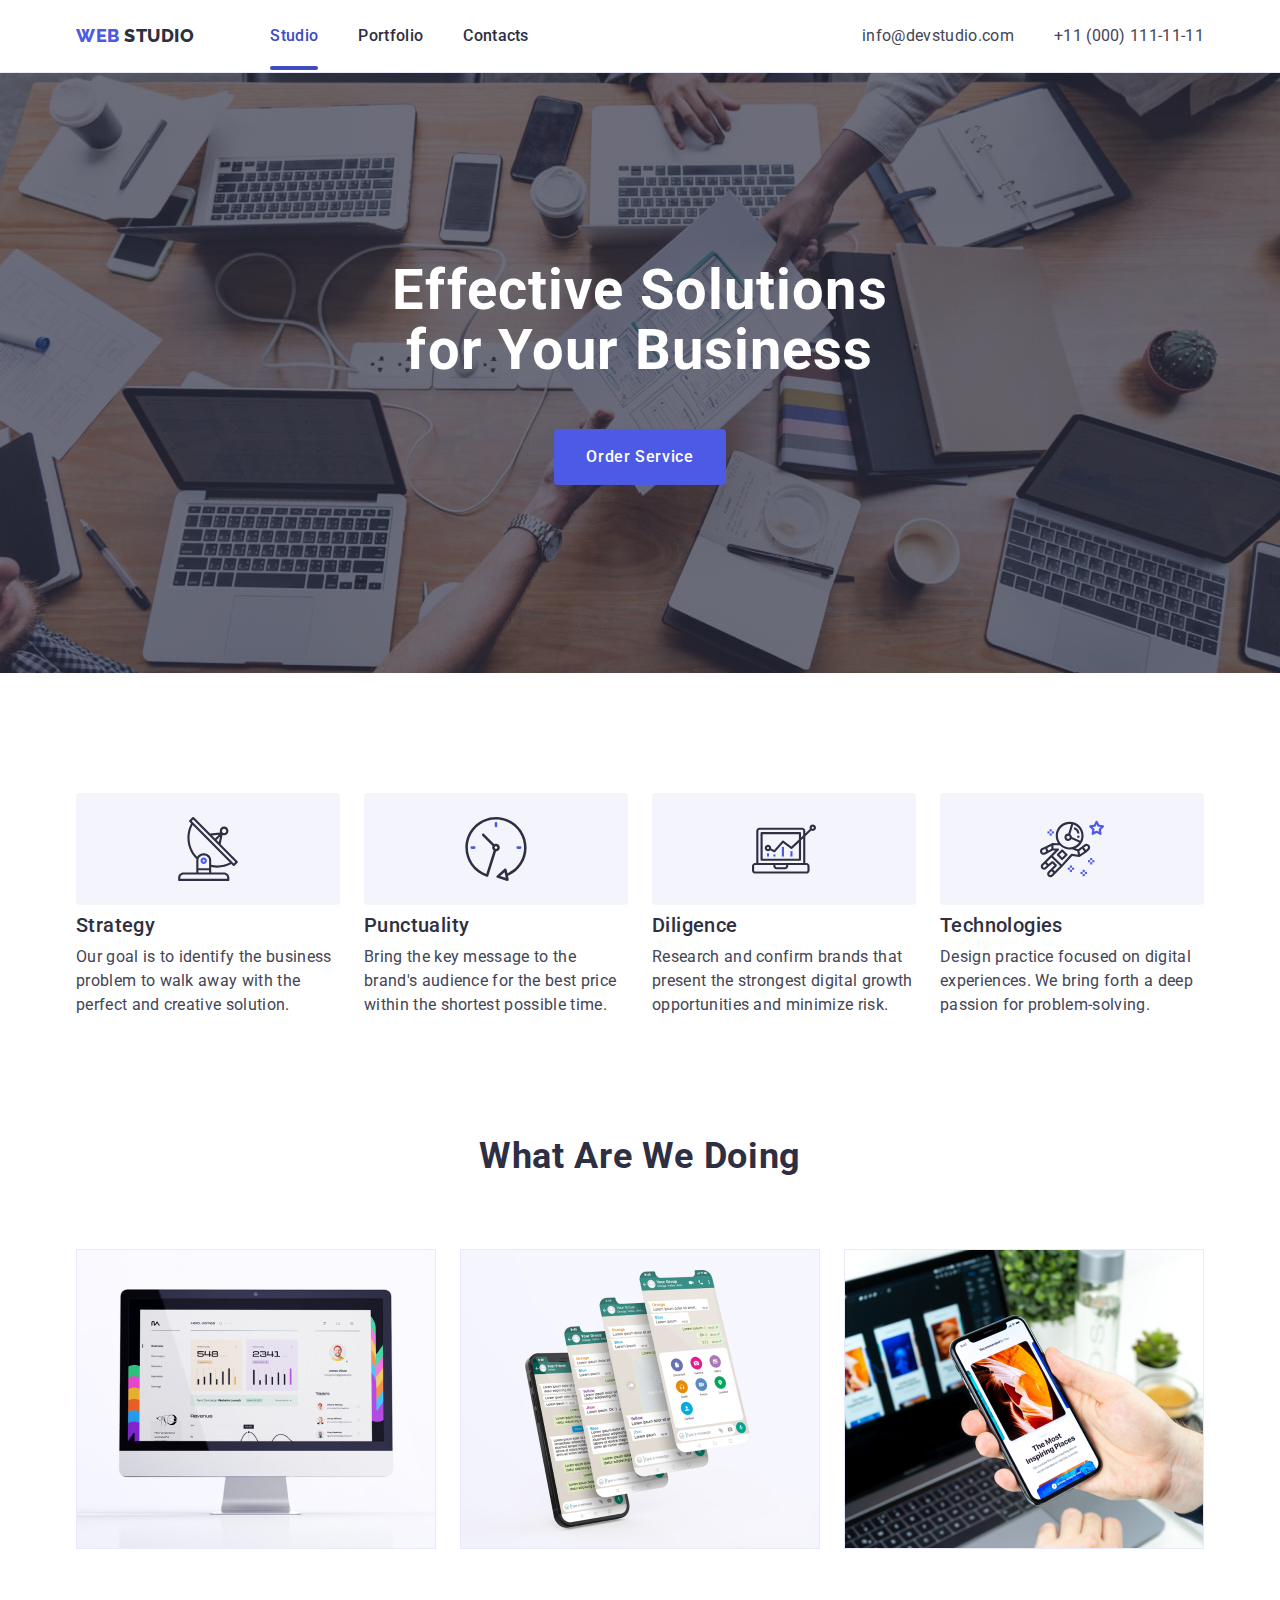
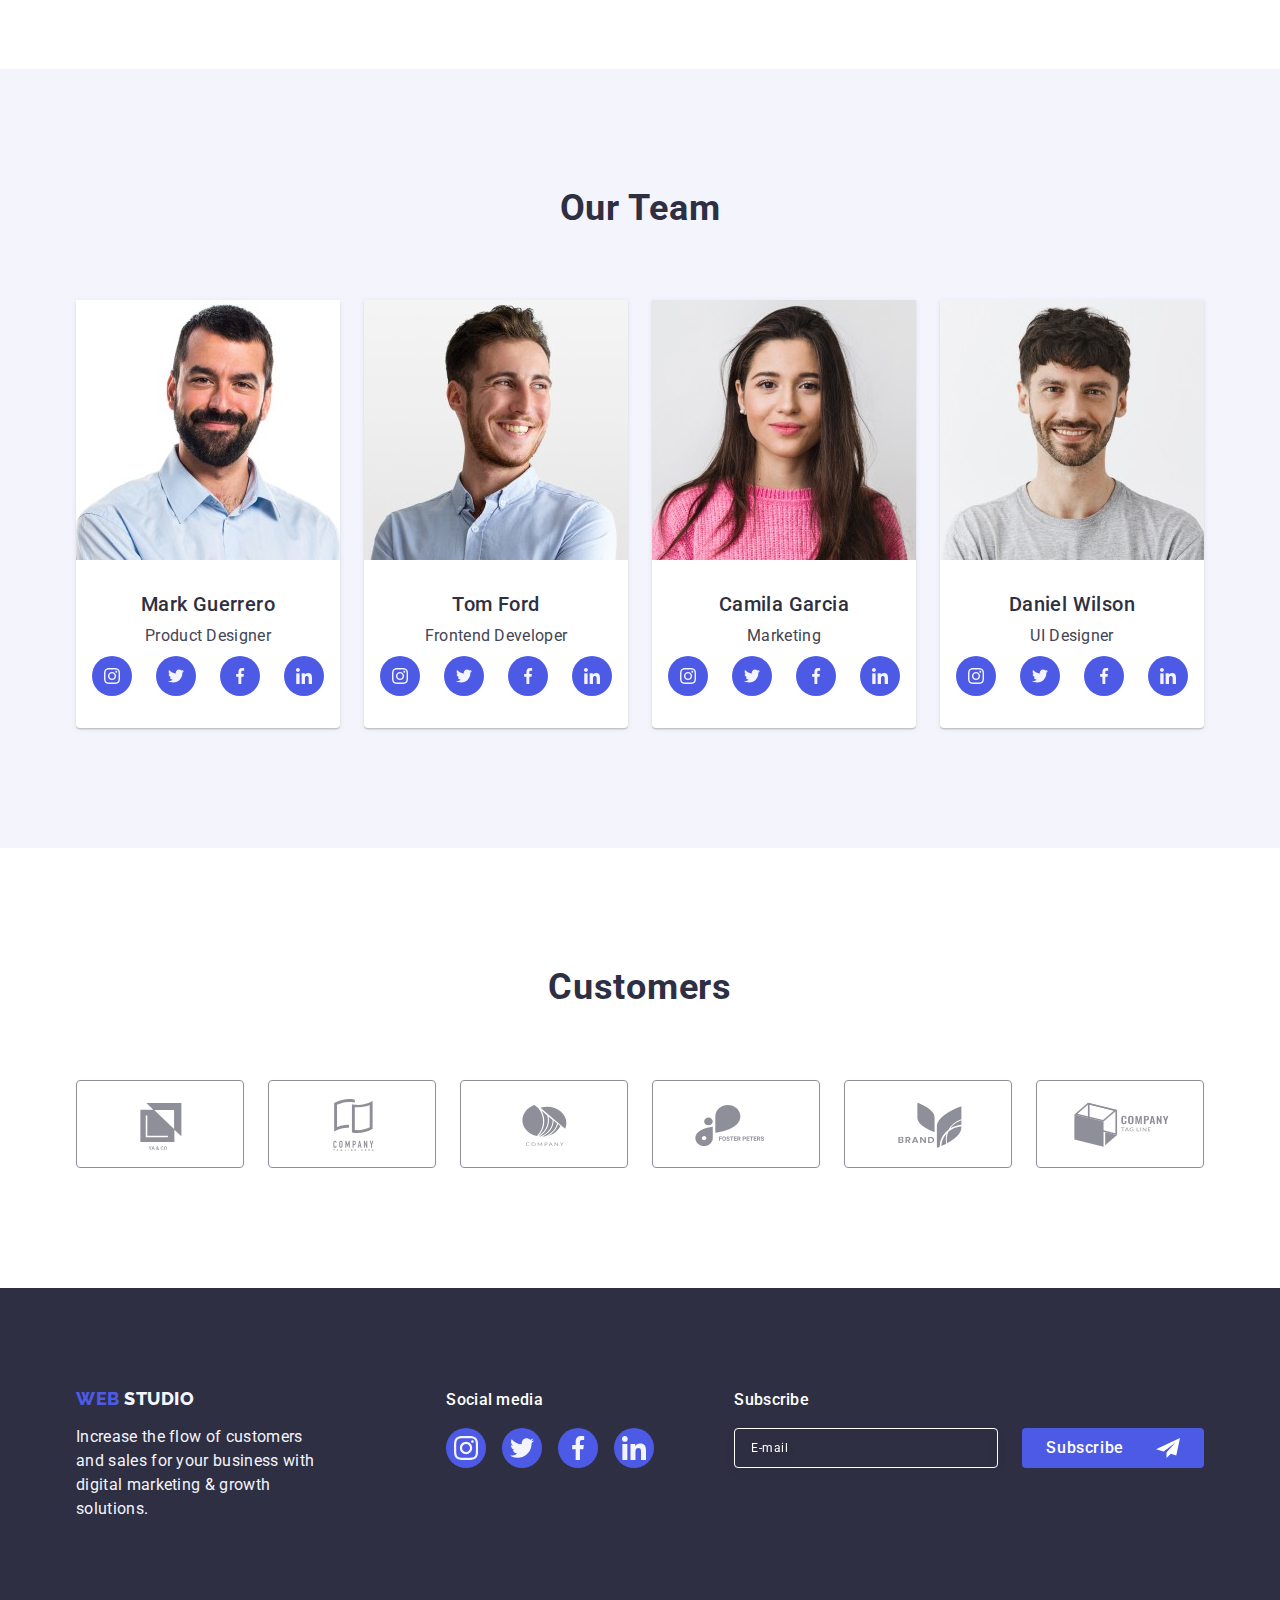
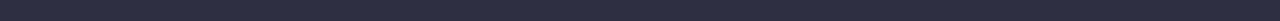
<file: index.html>
<!DOCTYPE html>
<html lang="en">
  <head>
    <meta charset="UTF-8" />
    <meta http-equiv="X-UA-Compatible" content="IE=edge" />
    <meta name="viewport" content="width=device-width, initial-scale=1.0" />
    <title>WebStudio</title>
    <link rel="preconnect" href="https://fonts.googleapis.com" />
    <link rel="preconnect" href="https://fonts.gstatic.com" crossorigin />
    <link
      href="https://fonts.googleapis.com/css2?family=Raleway:wght@800&family=Roboto:wght@400;500;700&display=swap"
      rel="stylesheet"
    />
    <link
      rel="stylesheet"
      href="https://cdnjs.cloudflare.com/ajax/libs/modern-normalize/1.1.0/modern-normalize.min.css"
    />
    <link rel="stylesheet" href="./css/styles.css" />
  </head>
  <body>
    <!--Header -->
    <header class="page-header">
      <div class="container header-conteiner">
        <nav class="main-nav">
          <a class="logo link" href="./index.html">Web <span class="logo-part">Studio</span></a>
          <ul class="list menu-conteiner">
            <li class="menu-item">
              <a class="menu-link link current-page" href="./index.html">Studio</a>
            </li>
            <li class="menu-item">
              <a class="menu-link link" href="./portfolio.html">Portfolio</a>
            </li>
            <li class="menu-item">
              <a class="menu-link link" href="">Contacts</a>
            </li>
          </ul>
        </nav>
        <address class="header-address">
          <ul class="list address-conteiner">
            <li>
              <a class="address link" href="mailto:info@devstudio.com">info@devstudio.com</a>
            </li>
            <li>
              <a class="address link" href="tel:+110001111111">+11 (000) 111-11-11</a>
            </li>
          </ul>
        </address>
      </div>
    </header>
    <main>
      <!--Hero-->
      <section class="hero-section">
        <div class="container">
          <h1 class="hero-title">Effective Solutions for Your Business</h1>
          <button class="button-hero" type="button" data-modal-open>Order Service</button>
        </div>
      </section>

      <!--Переваги-->
      <section class="advantages">
        <div class="container">
          <h2 class="visually-hidden">Advantages</h2>
          <ul class="advantages-list list">
            <li class="advantages-item">
              <div class="advantages-icon">
                <svg class="advantages-item-icon" width="64" height="64">
                  <use href="./images/icons.svg#icon-antenna-1"></use>
                </svg>
              </div>
              <h3 class="advantages-title title">Strategy</h3>
              <p class="advantages-text">
                Our goal is to identify the business problem to walk away with the perfect and
                creative solution.
              </p>
            </li>
            <li class="advantages-item">
              <div class="advantages-icon">
                <svg class="advantages-item-icon" width="64" height="64">
                  <use href="./images/icons.svg#icon-clock-1"></use>
                </svg>
              </div>
              <h3 class="advantages-title title">Punctuality</h3>
              <p class="advantages-text">
                Bring the key message to the brand's audience for the best price within the shortest
                possible time.
              </p>
            </li>
            <li class="advantages-item">
              <div class="advantages-icon">
                <svg class="advantages-item-icon" width="64" height="64">
                  <use href="./images/icons.svg#icon-diagram-1"></use>
                </svg>
              </div>
              <h3 class="advantages-title title">Diligence</h3>
              <p class="advantages-text">
                Research and confirm brands that present the strongest digital growth opportunities
                and minimize risk.
              </p>
            </li>
            <li class="advantages-item">
              <div class="advantages-icon">
                <svg class="advantages-item-icon" width="64" height="64">
                  <use href="./images/icons.svg#icon-astronaut-1"></use>
                </svg>
              </div>
              <h3 class="advantages-title title">Technologies</h3>
              <p class="advantages-text">
                Design practice focused on digital experiences. We bring forth a deep passion for
                problem-solving.
              </p>
            </li>
          </ul>
        </div>
      </section>

      <!--We doing-->
      <section class="doing-section">
        <div class="container">
          <h2 class="doing-title">What are we doing</h2>
          <ul class="doing-list list">
            <li class="doing-item">
              <img src="./images/gallery/img1.jpg" alt="computer" width="360" />
            </li>
            <li class="doing-item">
              <img src="./images/gallery/img2.jpg" alt="page in telefon" width="360" />
            </li>
            <li class="doing-item">
              <img src="./images/gallery/img3.jpg" alt="telefon and laptop" width="360" />
            </li>
          </ul>
        </div>
      </section>

      <!--Team-->
      <section class="section-team">
        <div class="container">
          <h2 class="doing-title">Our Team</h2>
          <ul class="team-list list">
            <li class="team">
              <img src="./images/team/mark.jpg" alt="Mark Guerrero" width="264" height="260" />
              <div class="team-card">
                <h3 class="name-persone">Mark Guerrero</h3>
                <p class="job-title">Product Designer</p>
                <ul class="social-list list">
                  <li class="social-list-item">
                    <a href="" class="social-list-link">
                      <svg class="social-list-icon" width="16" height="16">
                        <use href="./images/icons.svg#icon-instagram-2"></use>
                      </svg>
                    </a>
                  </li>
                  <li class="social-list-item">
                    <a href="" class="social-list-link">
                      <svg class="social-list-icon" width="16" height="16">
                        <use href="./images/icons.svg#icon-twitter-1"></use>
                      </svg>
                    </a>
                  </li>
                  <li class="social-list-item">
                    <a href="" class="social-list-link">
                      <svg class="social-list-icon" width="16" height="16">
                        <use href="./images/icons.svg#icon-facebook-1"></use>
                      </svg>
                    </a>
                  </li>
                  <li class="social-list-item">
                    <a href="" class="social-list-link">
                      <svg class="social-list-icon" width="16" height="16">
                        <use href="./images/icons.svg#icon-linkedin-1"></use>
                      </svg>
                    </a>
                  </li>
                </ul>
              </div>
            </li>
            <li class="team">
              <img src="./images/team/tom.jpg" alt="Tom Ford" width="264" height="260" />
              <div class="team-card">
                <h3 class="name-persone">Tom Ford</h3>
                <p class="job-title">Frontend Developer</p>
                <ul class="social-list list">
                  <li class="social-list-item">
                    <a href="" class="social-list-link">
                      <svg class="social-list-icon" width="16" height="16">
                        <use href="./images/icons.svg#icon-instagram-2"></use>
                      </svg>
                    </a>
                  </li>
                  <li class="social-list-item">
                    <a href="" class="social-list-link">
                      <svg class="social-list-icon" width="16" height="16">
                        <use href="./images/icons.svg#icon-twitter-1"></use>
                      </svg>
                    </a>
                  </li>
                  <li class="social-list-item">
                    <a href="" class="social-list-link">
                      <svg class="social-list-icon" width="16" height="16">
                        <use href="./images/icons.svg#icon-facebook-1"></use>
                      </svg>
                    </a>
                  </li>
                  <li class="social-list-item">
                    <a href="" class="social-list-link">
                      <svg class="social-list-icon" width="16" height="16">
                        <use href="./images/icons.svg#icon-linkedin-1"></use>
                      </svg>
                    </a>
                  </li>
                </ul>
              </div>
            </li>
            <li class="team">
              <img src="./images/team/gamila.jpg" alt="Camila Garcia" width="264" height="260" />
              <div class="team-card">
                <h3 class="name-persone">Camila Garcia</h3>
                <p class="job-title">Marketing</p>
                <ul class="social-list list">
                  <li class="social-list-item">
                    <a href="" class="social-list-link">
                      <svg class="social-list-icon" width="16" height="16">
                        <use href="./images/icons.svg#icon-instagram-2"></use>
                      </svg>
                    </a>
                  </li>
                  <li class="social-list-item">
                    <a href="" class="social-list-link">
                      <svg class="social-list-icon" width="16" height="16">
                        <use href="./images/icons.svg#icon-twitter-1"></use>
                      </svg>
                    </a>
                  </li>
                  <li class="social-list-item">
                    <a href="" class="social-list-link">
                      <svg class="social-list-icon" width="16" height="16">
                        <use href="./images/icons.svg#icon-facebook-1"></use>
                      </svg>
                    </a>
                  </li>
                  <li class="social-list-item">
                    <a href="" class="social-list-link">
                      <svg class="social-list-icon" width="16" height="16">
                        <use href="./images/icons.svg#icon-linkedin-1"></use>
                      </svg>
                    </a>
                  </li>
                </ul>
              </div>
            </li>
            <li class="team">
              <img src="./images/team/daniel.jpg" alt="Daniel Wilson" width="264" height="260" />
              <div class="team-card">
                <h3 class="name-persone">Daniel Wilson</h3>
                <p class="job-title">UI Designer</p>
                <ul class="social-list list">
                  <li class="social-list-item">
                    <a href="" class="social-list-link">
                      <svg class="social-list-icon" width="16" height="16">
                        <use href="./images/icons.svg#icon-instagram-2"></use>
                      </svg>
                    </a>
                  </li>
                  <li class="social-list-item">
                    <a href="" class="social-list-link">
                      <svg class="social-list-icon" width="16" height="16">
                        <use href="./images/icons.svg#icon-twitter-1"></use>
                      </svg>
                    </a>
                  </li>
                  <li class="social-list-item">
                    <a href="" class="social-list-link">
                      <svg class="social-list-icon" width="16" height="16">
                        <use href="./images/icons.svg#icon-facebook-1"></use>
                      </svg>
                    </a>
                  </li>
                  <li class="social-list-item">
                    <a href="" class="social-list-link">
                      <svg class="social-list-icon" width="16" height="16">
                        <use href="./images/icons.svg#icon-linkedin-1"></use>
                      </svg>
                    </a>
                  </li>
                </ul>
              </div>
            </li>
          </ul>
        </div>
      </section>

      <!--Section Costomer (Clients) -->

      <section class="section-costomers">
        <div class="container">
          <h2 class="doing-title">Customers</h2>
          <ul class="costomer-list list">
            <li class="costomer-list-item">
              <a href="" class="costomer-list-link">
                <svg class="castomer-list-icon" width="104" height="56">
                  <use href="./images/icons.svg#icon-Logo"></use>
                </svg>
              </a>
            </li>
            <li class="costomer-list-item">
              <a href="" class="costomer-list-link">
                <svg class="castomer-list-icon" width="104" height="56">
                  <use href="./images/icons.svg#icon-Logo-1"></use>
                </svg>
              </a>
            </li>
            <li class="costomer-list-item">
              <a href="" class="costomer-list-link">
                <svg class="castomer-list-icon" width="104" height="56">
                  <use href="./images/icons.svg#icon-Logo-2"></use>
                </svg>
              </a>
            </li>
            <li class="costomer-list-item">
              <a href="" class="costomer-list-link">
                <svg class="castomer-list-icon" width="104" height="56">
                  <use href="./images/icons.svg#icon-Logo-3"></use>
                </svg>
              </a>
            </li>
            <li class="costomer-list-item">
              <a href="" class="costomer-list-link">
                <svg class="castomer-list-icon" width="104" height="56">
                  <use href="./images/icons.svg#icon-Logo-4"></use>
                </svg>
              </a>
            </li>
            <li class="costomer-list-item">
              <a href="" class="costomer-list-link">
                <svg class="castomer-list-icon" width="104" height="56">
                  <use href="./images/icons.svg#icon-Logo-5"></use>
                </svg>
              </a>
            </li>
          </ul>
        </div>
      </section>
    </main>
    <!--Footer -->
    <footer class="footer">
      <div class="container container-footer">
        <div class="footer-left">
          <a class="logo link" href="./index.html">Web <span class="logo-footer">Studio</span></a>
          <p class="footer-text">
            Increase the flow of customers and sales for your business with digital marketing &
            growth solutions.
          </p>
        </div>
        <div class="footer-right">
          <p class="social-media">Social media</p>
          <ul class="social-list-footer">
            <li class="social-list-item">
              <a href="" class="social-list-link">
                <svg class="social-list-icon" width="24" height="24">
                  <use href="./images/icons.svg#icon-instagram-2"></use>
                </svg>
              </a>
            </li>
            <li class="social-list-item">
              <a href="" class="social-list-link">
                <svg class="social-list-icon" width="24" height="24">
                  <use href="./images/icons.svg#icon-twitter-1"></use>
                </svg>
              </a>
            </li>
            <li class="social-list-item">
              <a href="" class="social-list-link">
                <svg class="social-list-icon" width="24" height="24">
                  <use href="./images/icons.svg#icon-facebook-1"></use>
                </svg>
              </a>
            </li>
            <li class="social-list-item">
              <a href="" class="social-list-link">
                <svg class="social-list-icon" width="24" height="24">
                  <use href="./images/icons.svg#icon-linkedin-1"></use>
                </svg>
              </a>
            </li>
          </ul>
        </div>
        <div class="subscription-wraper">
          <p class="subscript-title">Subscribe</p>
          <form class="subscript-form">
            <label class="subscript-label">
              <input
                type="email"
                class="subscript-field"
                name="email-subscript"
                placeholder="E-mail"
                required
            /></label>
            <button type="submit" class="subscript-btn">
              Subscribe
              <svg class="subscript-icon" width="24" height="24">
                <use href="./images/icons.svg#icon-Frame-3"></use>
              </svg>
            </button>
          </form>
        </div>
      </div>
    </footer>
    <!-------------Modal window------------------------------>
    <div class="backdrop is-hidden" data-modal>
      <div class="modal">
        <button type="button" class="modal-close-btn" data-modal-close>
          <svg class="modal-close-icon" width="8" height="8">
            <use href="./images/icons.svg#icon-close-black"></use>
          </svg>
        </button>
        <p class="forma-main-title">Leave your contacts and we will call you back</p>
        <form class="contact-form">
          <div class="contact-form-field-wrapper">
            <label class="contact-form-title" for="user-name">Name</label>
            <div class="contact-form-input-wrapper">
              <input
                class="contact-form-input"
                type="text"
                name="user-name"
                id="user-name"
                required
                pattern="[a-zA-Zа-яА-ЯіІїЇґҐєЄʼ]+"
              />
              <svg class="contact-form-icon" width="18" height="24">
                <use href="./images/icons.svg#icon-person"></use>
              </svg>
            </div>
          </div>
          <div class="contact-form-field-wrapper">
            <label class="contact-form-title" for="user-tel">Phone </label>
            <div class="contact-form-input-wrapper">
              <input
                class="contact-form-input"
                type="tel"
                name="user-tel"
                id="user-tel"
                required
                pattern="[0-9]{3}-[0-9]{3}-[0-9]{2}-[0-9]{2}"
                title="xxx-xxx-xx-xx"
              />
              <svg class="contact-form-icon" width="18" height="24">
                <use href="./images/icons.svg#icon-phone"></use>
              </svg>
            </div>
          </div>
          <div class="contact-form-field-wrapper">
            <label class="contact-form-title" for="user-email">Email</label>
            <div class="contact-form-input-wrapper">
              <input
                class="contact-form-input"
                type="email"
                name="user-email"
                id="user-email"
                required
                pattern="([A-z0-9_.-]{1,})@([A-z0-9_.-]{1,}).([A-z]{2,8})"
                title="xxxxxxxxxxxxxx@xxxx.xxx"
              />
              <svg class="contact-form-icon" width="18" height="24">
                <use href="./images/icons.svg#icon-email"></use>
              </svg>
            </div>
          </div>
          <div class="contact-form-comment-wrapper">
            <label class="contact-form-title" for="user-comment">Comment</label>
            <textarea
              class="contact-form-comment"
              name="user-comment"
              id="user-comment"
              placeholder="Text input"
            ></textarea>
          </div>
          <div class="contact-form-checkbox-wrapper">
            <input
              class="contact-form-checkbox visually-hidden"
              id="user-privacy"
              value="true"
              type="checkbox"
              name="user-privacy"
              required
            />
            <label for="user-privacy" class="contact-form-checkbox-text">
              <span class="contact-form-psevdo-checkbox">
                <svg width="10" height="8">
                  <use href="./images/icons.svg#icon-Vector"></use>
                </svg> </span
              >I accept the terms and conditions of the
              <a class="form-policy-text" href="">Privacy Policy</a>
            </label>
          </div>
          <button type="submit" class="contact-form-submit">Send</button>
        </form>
      </div>
    </div>
    <script src="./js/modal.js"></script>
  </body>
</html>
</file>
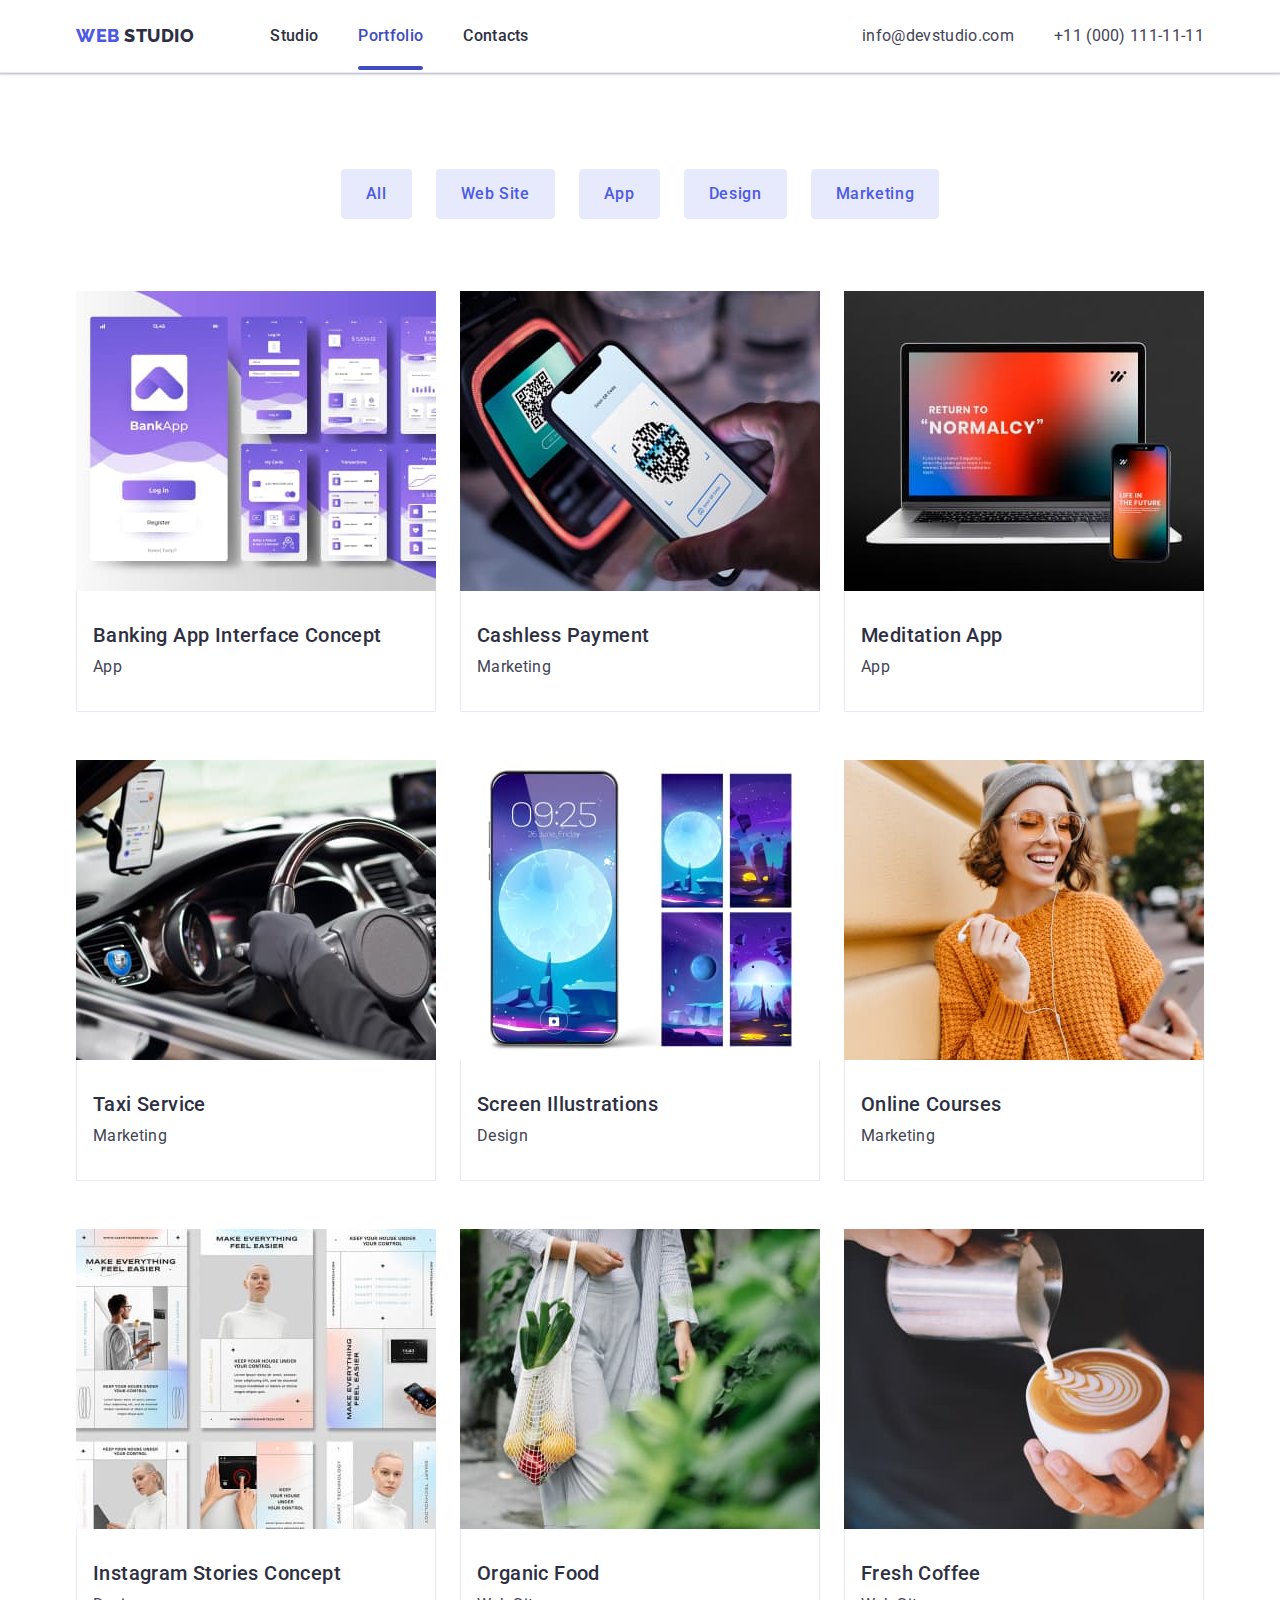
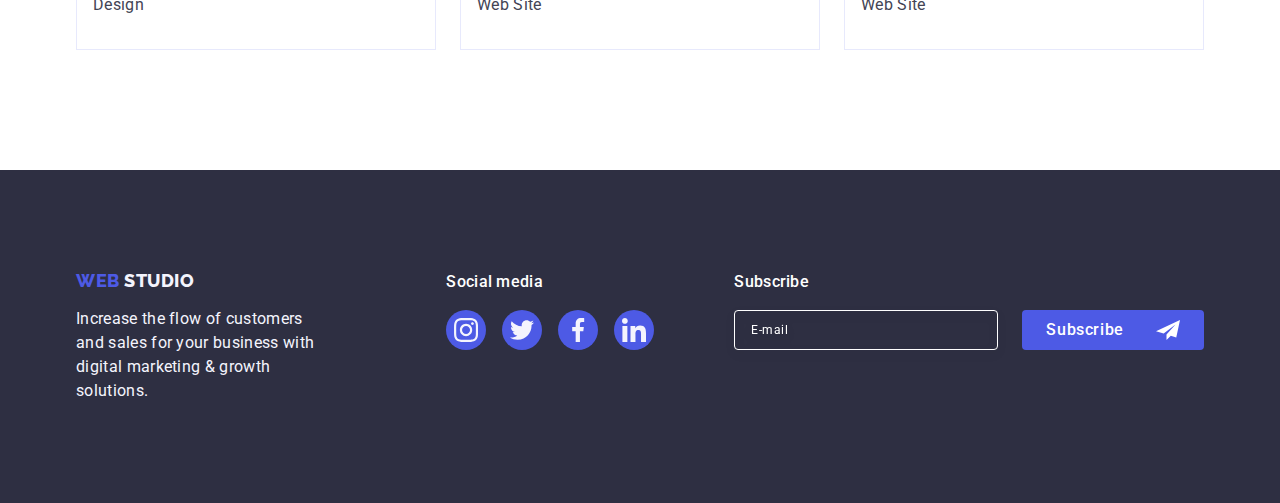
<file: portfolio.html>
<!DOCTYPE html>
<html lang="en">
  <head>
    <meta charset="UTF-8" />
    <meta http-equiv="X-UA-Compatible" content="IE=edge" />
    <meta name="viewport" content="width=device-width, initial-scale=1.0" />
    <title>WebStudio</title>
    <link rel="preconnect" href="https://fonts.googleapis.com" />
    <link rel="preconnect" href="https://fonts.gstatic.com" crossorigin />
    <link
      href="https://fonts.googleapis.com/css2?family=Raleway:wght@800&family=Roboto:wght@400;500;700&display=swap"
      rel="stylesheet"
    />
    <link
      rel="stylesheet"
      href="https://cdnjs.cloudflare.com/ajax/libs/modern-normalize/1.1.0/modern-normalize.min.css"
    />
    <link rel="stylesheet" href="./css/styles.css" />
  </head>
  <body>
    <!--Header -->
    <header class="page-header">
      <div class="container header-conteiner">
        <nav class="main-nav">
          <a class="logo link" href="./index.html">Web <span class="logo-part">Studio</span></a>
          <ul class="list menu-conteiner">
            <li class="menu-item">
              <a class="menu-link link" href="./index.html">Studio</a>
            </li>
            <li class="menu-item">
              <a class="menu-link link current-page" href="./portfolio.html">Portfolio</a>
            </li>
            <li class="menu-item">
              <a class="menu-link link" href="">Contacts</a>
            </li>
          </ul>
        </nav>
        <address class="header-address">
          <ul class="list address-conteiner">
            <li>
              <a class="address link" href="mailto:info@devstudio.com">info@devstudio.com</a>
            </li>
            <li>
              <a class="address link" href="tel:+110001111111">+11 (000) 111-11-11</a>
            </li>
          </ul>
        </address>
      </div>
    </header>
    <main>
      <!--Filtr Portfolio-->
      <section class="section-portfolio">
        <div class="container">
          <h1 class="visually-hidden">Portfolio Webstudio best</h1>
          <ul class="portfolio-button-list list">
            <li>
              <button class="button-filtr" type="button">All</button>
            </li>
            <li>
              <button class="button-filtr" type="button">Web Site</button>
            </li>
            <li>
              <button class="button-filtr" type="button">App</button>
            </li>
            <li>
              <button class="button-filtr" type="button">Design</button>
            </li>
            <li>
              <button class="button-filtr" type="button">Marketing</button>
            </li>
          </ul>
          <!--Portfolio-->

          <ul class="portfolio-list list">
            <li class="portfolio-item">
              <a class="link portfolio-link" href="">
                <div class="portfolio-container-overlay">
                  <img
                    src="./images/portfolio/banking-app.jpg"
                    alt="page App bank"
                    width="360"
                    height="300"
                  />
                  <p class="overlay">
                    14 Stylish and User-Friendly App Design Concepts · Task Manager App · Calorie
                    Tracker App · Exotic Fruit Ecommerce App · Cloud Storage App
                  </p>
                </div>
                <div class="portfolio-container">
                  <h2 class="portfolio-caption">Banking App Interface Concept</h2>
                  <p class="portfolio-text">App</p>
                </div>
              </a>
            </li>
            <li class="portfolio-item">
              <a class="link portfolio-link" href="">
                <div class="portfolio-container-overlay">
                  <img
                    src="./images/portfolio/kashles-market.jpg"
                    alt="telefon"
                    width="360"
                    height="300"
                  />
                  <p class="overlay">
                    14 Stylish and User-Friendly App Design Concepts · Task Manager App · Calorie
                    Tracker App · Exotic Fruit Ecommerce App · Cloud Storage App
                  </p>
                </div>
                <div class="portfolio-container">
                  <h2 class="portfolio-caption">Cashless Payment</h2>
                  <p class="portfolio-text">Marketing</p>
                </div>
              </a>
            </li>
            <li class="portfolio-item">
              <a class="link portfolio-link" href="">
                <div class="portfolio-container-overlay">
                  <img
                    src="./images/portfolio/meditation-app.jpg"
                    alt="computer"
                    width="360"
                    height="300"
                  />
                  <p class="overlay">
                    14 Stylish and User-Friendly App Design Concepts · Task Manager App · Calorie
                    Tracker App · Exotic Fruit Ecommerce App · Cloud Storage App
                  </p>
                </div>
                <div class="portfolio-container">
                  <h2 class="portfolio-caption">Meditation App</h2>
                  <p class="portfolio-text">App</p>
                </div>
              </a>
            </li>
            <li class="portfolio-item">
              <a class="link portfolio-link" href="">
                <div class="portfolio-container-overlay">
                  <img
                    src="./images/portfolio/taxi-market.jpg"
                    alt="taxi driver"
                    width="360"
                    height="300"
                  />
                  <p class="overlay">
                    14 Stylish and User-Friendly App Design Concepts · Task Manager App · Calorie
                    Tracker App · Exotic Fruit Ecommerce App · Cloud Storage App
                  </p>
                </div>
                <div class="portfolio-container">
                  <h2 class="portfolio-caption">Taxi Service</h2>
                  <p class="portfolio-text">Marketing</p>
                </div>
              </a>
            </li>
            <li class="portfolio-item">
              <a class="link portfolio-link" href="">
                <div class="portfolio-container-overlay">
                  <img
                    src="./images/portfolio/ilustration-design.jpg"
                    alt="screensaver on phone"
                    width="360"
                    height="300"
                  />
                  <p class="overlay">
                    14 Stylish and User-Friendly App Design Concepts · Task Manager App · Calorie
                    Tracker App · Exotic Fruit Ecommerce App · Cloud Storage App
                  </p>
                </div>
                <div class="portfolio-container">
                  <h2 class="portfolio-caption">Screen Illustrations</h2>
                  <p class="portfolio-text">Design</p>
                </div>
              </a>
            </li>
            <li class="portfolio-item">
              <a class="link portfolio-link" href="">
                <div class="portfolio-container-overlay">
                  <img
                    src="./images/portfolio/kursi-market.jpg"
                    alt="girl studying"
                    width="360"
                    height="300"
                  />
                  <p class="overlay">
                    14 Stylish and User-Friendly App Design Concepts · Task Manager App · Calorie
                    Tracker App · Exotic Fruit Ecommerce App · Cloud Storage App
                  </p>
                </div>
                <div class="portfolio-container">
                  <h2 class="portfolio-caption">Online Courses</h2>
                  <p class="portfolio-text">Marketing</p>
                </div>
              </a>
            </li>
            <li class="portfolio-item">
              <a class="link portfolio-link" href="">
                <div class="portfolio-container-overlay">
                  <img
                    src="./images/portfolio/instagram-design.jpg"
                    alt="instagram design"
                    width="360"
                    height="300"
                  />
                  <p class="overlay">
                    14 Stylish and User-Friendly App Design Concepts · Task Manager App · Calorie
                    Tracker App · Exotic Fruit Ecommerce App · Cloud Storage App
                  </p>
                </div>
                <div class="portfolio-container">
                  <h2 class="portfolio-caption">Instagram Stories Concept</h2>
                  <p class="portfolio-text">Design</p>
                </div>
              </a>
            </li>
            <li class="portfolio-item">
              <a class="link portfolio-link" href="">
                <div class="portfolio-container-overlay">
                  <img
                    src="./images/portfolio/food-website.jpg"
                    alt="Organic Food"
                    width="360"
                    height="300"
                  />
                  <p class="overlay">
                    14 Stylish and User-Friendly App Design Concepts · Task Manager App · Calorie
                    Tracker App · Exotic Fruit Ecommerce App · Cloud Storage App
                  </p>
                </div>
                <div class="portfolio-container">
                  <h2 class="portfolio-caption">Organic Food</h2>
                  <p class="portfolio-text">Web Site</p>
                </div>
              </a>
            </li>
            <li class="portfolio-item">
              <a class="link portfolio-link" href="">
                <div class="portfolio-container-overlay">
                  <img
                    src="./images/portfolio/coffee-website.jpg"
                    alt="a cap of coffee"
                    width="360"
                    height="300"
                  />
                  <p class="overlay">
                    14 Stylish and User-Friendly App Design Concepts · Task Manager App · Calorie
                    Tracker App · Exotic Fruit Ecommerce App · Cloud Storage App
                  </p>
                </div>
                <div class="portfolio-container">
                  <h2 class="portfolio-caption">Fresh Coffee</h2>
                  <p class="portfolio-text">Web Site</p>
                </div>
              </a>
            </li>
          </ul>
        </div>
      </section>
    </main>
    <!--Footer-->
    <footer class="footer">
      <div class="container container-footer">
        <div class="footer-left">
          <a class="logo link" href="./index.html">Web <span class="logo-footer">Studio</span></a>
          <p class="footer-text">
            Increase the flow of customers and sales for your business with digital marketing &
            growth solutions.
          </p>
        </div>
        <div class="footer-right">
          <p class="social-media">Social media</p>
          <ul class="social-list-footer">
            <li class="social-list-item">
              <a href="" class="social-list-link">
                <svg class="social-list-icon" width="24" height="24">
                  <use href="./images/icons.svg#icon-instagram-2"></use>
                </svg>
              </a>
            </li>
            <li class="social-list-item">
              <a href="" class="social-list-link">
                <svg class="social-list-icon" width="24" height="24">
                  <use href="./images/icons.svg#icon-twitter-1"></use>
                </svg>
              </a>
            </li>
            <li class="social-list-item">
              <a href="" class="social-list-link">
                <svg class="social-list-icon" width="24" height="24">
                  <use href="./images/icons.svg#icon-facebook-1"></use>
                </svg>
              </a>
            </li>
            <li class="social-list-item">
              <a href="" class="social-list-link">
                <svg class="social-list-icon" width="24" height="24">
                  <use href="./images/icons.svg#icon-linkedin-1"></use>
                </svg>
              </a>
            </li>
          </ul>
        </div>
        <div class="subscription-wraper">
          <p class="subscript-title">Subscribe</p>
          <form class="subscript-form">
            <label class="subscript-label">
              <input
                type="email"
                class="subscript-field"
                name="email-subscript"
                placeholder="E-mail"
                required
            /></label>
            <button type="submit" class="subscript-btn">
              Subscribe
              <svg class="subscript-icon" width="24" height="24">
                <use href="./images/icons.svg#icon-Frame-3"></use>
              </svg>
            </button>
          </form>
        </div>
      </div>
    </footer>
  </body>
</html>
</file>
<file: css/styles.css>
:root {
  --main-font: 'Roboto', sans-serif;
  --secondary-font: 'Raleway', sans-serif;
  --text: #434455;
  --dark-text: #2e2f42;
  --aktiv: #404bbf;
  --iris: #4d5ae5;
  --light: #f4f4fd;
  --passiv-icon: #8e8f99;
}
*,
*::before,
*::after {
  box-sizing: border-box;
}
.list {
  list-style: none;
}

.link {
  text-decoration: none;
}
button {
  font-family: inherit;
  cursor: pointer;
}

h1,
h2,
h3,
h4,
p {
  margin-top: 0;
  margin-bottom: 0;
}

ul,
ol {
  margin-top: 0;
  margin-bottom: 0;
  padding-left: 0;
  list-style: none;
}

img {
  display: block;
  max-width: 100%;
}
/* скрываем заголовки */

.visually-hidden {
  position: absolute;
  width: 1px;
  height: 1px;
  margin: -1px;
  border: 0;
  padding: 0;
  white-space: nowrap;
  clip-path: inset(100%);
  clip: rect(0 0 0 0);
  overflow: hidden;
}

body {
  font-family: var(--main-font);
  color: var(--text);
  background: #ffffff;
  font-size: 16px;
  letter-spacing: 0.02em;
}

h3 {
  font-weight: 500;
  font-size: 20px;
  line-height: 1.2;
  letter-spacing: 0.02em;
  color: var(--dark-text);
}

.container {
  width: 1158px;
  margin-left: auto;
  margin-right: auto;
  padding-left: 15px;
  padding-right: 15px;
}

/* Header */
.page-header {
  border-bottom: 1px solid #e7e9fc;
  box-shadow: 0px 2px 1px rgba(46, 47, 66, 0.08), 0px 1px 1px rgba(46, 47, 66, 0.16),
    0px 1px 6px rgba(46, 47, 66, 0.08);
}

.header-conteiner {
  display: flex;
  align-items: center;
}

.main-nav {
  display: flex;
  align-items: center;
}

.logo {
  font-family: var(--secondary-font);
  font-style: normal;
  font-weight: 800;
  font-size: 18px;
  line-height: 1.17;
  align-items: center;
  letter-spacing: 0.03em;
  text-transform: uppercase;
  color: var(--iris);
  display: inline-block;
}

.logo-part {
  color: var(--dark-text);
  margin-right: 76px;
}

.menu-link {
  font-style: normal;
  font-weight: 500;
  letter-spacing: 0.02em;
  line-height: 1.5;
  color: var(--dark-text);
  padding: 24px 0;
  transition: color 250ms cubic-bezier(0.4, 0, 0.2, 1);
  position: relative;
}

.current-page::after {
  content: '';
  display: block;
  width: 100%;
  height: 4px;
  position: absolute;
  border-radius: 2px;
  left: 0px;
  bottom: -1px;
  background-color: var(--aktiv);
  z-index: 2;
}

.current-page {
  color: var(--aktiv);
}

.menu-item {
  padding-top: 24px;
  padding-bottom: 24px;
}

.menu-link:hover,
.menu-link:focus {
  color: var(--aktiv);
}

.menu-conteiner {
  display: flex;
  align-items: center;
  gap: 40px;
}

.address {
  font-family: inherit;
  font-style: normal;
  line-height: 1.5;
  color: var(--text);
  transition: color 250ms cubic-bezier(0.4, 0, 0.2, 1);
}

.address-conteiner {
  display: flex;
  gap: 40px;
  align-items: center;
  /* margin-left: auto; */
  padding-top: 24px;
  padding-bottom: 24px;
}

.header-address {
  font-style: normal;
  margin-left: auto;
}

.address:hover,
.address:focus {
  color: #404bbf;
}
/* Hero */
.hero-section {
  background-color: var(--dark-text);
  padding-top: 188px;
  padding-bottom: 188px;
  max-width: 1440px;
  height: 600px;
  margin-left: auto;
  margin-right: auto;
  background-image: linear-gradient(rgba(46, 47, 66, 0.7), rgba(46, 47, 66, 0.7)),
    url(../images/img-name.jpg);
  background-position: center;
  background-size: cover;
  background-repeat: no-repeat;
}

.hero-title {
  font-weight: 700;
  font-size: 56px;
  font-style: normal;
  line-height: 1.07;
  text-align: center;
  letter-spacing: 0.02em;
  color: #ffffff;
  margin-bottom: 48px;
  max-width: 496px;
  margin-left: auto;
  margin-right: auto;
}

.button-hero {
  display: block;
  font-style: normal;
  font-weight: 500;
  font-size: 16px;
  line-height: 1.5;
  align-items: center;
  letter-spacing: 0.04em;
  background-color: var(--iris);
  list-style: none;
  border-color: var(--iris);
  border-radius: 4px;
  padding: 16px 32px;
  min-width: 169px;
  height: 56px;
  border: none;
  margin-left: auto;
  margin-right: auto;
  color: #ffffff;
  transition: background-color 250ms cubic-bezier(0.4, 0, 0.2, 1);
}

.button-hero:hover,
.button-hero:focus {
  background-color: var(--aktiv);
}

/* Advantages Section */
.advantages {
  margin-top: 0;
  padding: 120px 0;
}
.advantages-list {
  display: flex;
  gap: 24px;
}
.title {
  margin-bottom: 8px;
  margin-top: 0;
}
.advantages-title {
  letter-spacing: 0.02em;
}

.advantages-text {
  line-height: 1.5;
}

.advantages-item {
  width: calc((100% - 72px) / 4);
}

.advantages-icon {
  display: flex;
  align-items: center;
  justify-content: center;
  height: 112px;

  background-color: var(--light);
  border-radius: 4px;
  margin-bottom: 8px;
}

/* doing */
.doing-section {
  padding-bottom: 120px;
}

.doing-title {
  font-style: normal;
  font-weight: 700;
  font-size: 36px;
  line-height: 1.1;
  text-align: center;
  letter-spacing: 0.02em;
  text-transform: capitalize;
  color: var(--dark-text);
  margin-bottom: 72px;
}

.doing-list {
  display: flex;
  gap: 24px;
}

/* team */
.section-team {
  background: var(--light);
  padding: 120px 0;
}

.team-list {
  display: flex;
  gap: 24px;
}

.team {
  background-color: #ffffff;
  text-align: center;
  width: calc((100% - 72px) / 4);
  border-radius: 0 0 4px 4px;
  box-shadow: 0px 1px 6px rgba(46, 47, 66, 0.08), 0px 1px 1px rgba(46, 47, 66, 0.16),
    0px 2px 1px rgba(46, 47, 66, 0.08);
}

.team-card {
  padding: 32px 0;
  border-radius: 0 0 4px 4px;
}

.name-persone {
  text-align: center;
  margin-bottom: 8px;
  margin-top: 0;
}

.job-title {
  line-height: 1.5;
  text-align: center;
  margin-bottom: 8px;
}

.social-list-link {
  display: flex;
  justify-content: center;
  align-items: center;
  width: 40px;
  height: 40px;
  border-radius: 50%;
  background-color: var(--iris);
  transition: background-color 250ms cubic-bezier(0.4, 0, 0.2, 1);
}

.social-list-link:hover,
.social-list-link:focus {
  background-color: var(--aktiv);
}

.social-list {
  display: flex;
  justify-content: center;
  gap: 24px;
}

.social-list-icon {
  fill: var(--light);
}

/*costomer */
.section-costomers {
  margin-top: 0;
  padding: 120px 0;
}

.costomer-list-item {
  width: calc((100% - 120px) / 6);
  height: 88px;
}

.costomer-list-link {
  width: 100%;
  height: 100%;
  color: var(--passiv-icon);
  border: 1px solid var(--passiv-icon);
  border-radius: 4px;
  display: flex;
  align-items: center;
  justify-content: center;
  transition: border-color 250ms cubic-bezier(0.4, 0, 0.2, 1),
    color 250ms cubic-bezier(0.4, 0, 0.2, 1);
}
.costomer-list {
  display: flex;
  justify-content: center;
  align-items: center;
  gap: 24px;
}

.castomer-list-icon {
  fill: currentColor;
}

.costomer-list-link:hover,
.costomer-list-link:focus {
  border-color: var(--aktiv);
  color: var(--aktiv);
}

/* footer */
.footer {
  background: #2e2f42;
  padding: 100px 0;
}
.footer .logo-footer {
  color: var(--light);
  margin-bottom: 16px;
}
.footer-text {
  line-height: 1.5;
  color: var(--light);
  max-width: 264px;
  margin-top: 16px;
}

.social-media {
  font-weight: 500;
  font-size: 16px;
  line-height: 150%;
  margin-bottom: 16px;
  letter-spacing: 0.02em;
  color: #ffffff;
}

.container-footer {
  display: flex;
  align-items: baseline;
}

.footer-left {
  margin-right: 120px;
}

.social-list-footer {
  display: flex;
  justify-content: center;
  gap: 16px;
}

.social-list-footer .social-list-link {
  transition: background-color 250ms cubic-bezier(0.4, 0, 0.2, 1);
}

.social-list-footer .social-list-link:hover,
.social-list-footer .social-list-link:focus {
  background-color: #31d0aa;
}

.subscription-wraper {
  margin-left: 80px;
  position: relative;
}

.subscript-title {
  display: block;
  margin-bottom: 16px;
  font-weight: 500;
  font-size: 16px;
  line-height: 1.5;
  letter-spacing: 0.02em;
  color: #ffffff;
}

.subscript-field {
  display: inline-block;
  width: 264px;
  height: 40px;
  padding: 8px 16px;
  background-color: transparent;
  color: #ffffff;
  border: 1px solid #ffffff;
  filter: drop-shadow(0px 4px 4px rgba(0, 0, 0, 0.15));
  border-radius: 4px;
  font-size: 12px;
  line-height: 1.5;
  letter-spacing: 0.04em;
}

.subscript-field::placeholder {
  color: #ffffff;
}

.subscript-form {
  display: flex;
  align-items: center;
  gap: 24px;
}

.subscript-btn {
  display: flex;
  align-items: center;
  justify-content: center;
  gap: 16px;
  height: 40px;
  min-width: 165px;
  padding: 8px 24px;
  border: none;
  background: var(--iris);
  border-radius: 4px;
  font-weight: 500;
  font-size: 16px;
  line-height: 1.5;
  letter-spacing: 0.04em;
  color: #ffffff;
}

.subscript-icon {
  margin-left: 16px;
}

/* Page PORTFOLIO */
.section-portfolio {
  padding-top: 96px;
  padding-bottom: 120px;
}

.portfolio-button-list {
  display: flex;
  gap: 24px;
  justify-content: center;
  margin-bottom: 72px;
}

.button-filtr {
  font-family: var(--main-font);
  font-style: normal;
  font-weight: 500;
  font-size: 16px;
  line-height: 150%;
  letter-spacing: 0.04em;
  align-items: center;
  text-align: center;
  color: var(--iris);
  background: #e7e9fc;
  border-radius: 4px;
  padding: 12px 24px;
  border: 1px solid #e7e9fc;
  display: inline-block;
  transition: color 250ms cubic-bezier(0.4, 0, 0.2, 1),
    background-color 250ms cubic-bezier(0.4, 0, 0.2, 1),
    border-color 250ms cubic-bezier(0.4, 0, 0.2, 1), box-shadow 250ms cubic-bezier(0.4, 0, 0.2, 1);
}

.button-filtr:hover,
.button-filtr:focus {
  background-color: var(--aktiv);
  color: #ffffff;
  border: 1px solid transparent;
  box-shadow: 0px 3px 1px rgba(0, 0, 0, 0.1), 0px 2px 1px rgba(0, 0, 0, 0.08),
    0px 2px 2px rgba(0, 0, 0, 0.12);
}

.portfolio-list {
  list-style: none;
  display: flex;
  flex-wrap: wrap;
  row-gap: 48px;
  column-gap: 24px;
}

.portfolio-item {
  width: calc((100% - 48px) / 3);
  transition: box-shadow 250ms cubic-bezier(0.4, 0, 0.2, 1);
}

.portfolio-item:hover,
.portfolio-item:focus {
  box-shadow: 0px 1px 6px rgba(46, 47, 66, 0.08), 0px 1px 1px rgba(46, 47, 66, 0.16),
    0px 2px 1px rgba(46, 47, 66, 0.08);
}

.portfolio-container {
  padding: 32px 16px;
  border: 1px solid #e7e9fc;
  border-top: none;
}

.portfolio-caption {
  font-family: var(--main-font);
  font-style: normal;
  font-weight: 500;
  font-size: 20px;
  line-height: 1.2;
  letter-spacing: 0.02em;
  color: var(--dark-text);
  margin-bottom: 8px;
  margin-top: 0;
}

.portfolio-text {
  line-height: 1.5;
  color: var(--text);
  display: inline-block;
  margin: 0;
}

.portfolio-link {
  display: block;
  transition: box-shadow 250ms cubic-bezier(0.4, 0, 0.2, 1);
}

.portfolio-link:hover,
.portfolio-link:focus {
  box-shadow: 0px 1px 6px rgba(46, 47, 66, 0.08), 0px 1px 1px rgba(46, 47, 66, 0.16),
    0px 2px 1px rgba(46, 47, 66, 0.08);
}

.overlay {
  position: absolute;
  padding: 40px 32px;
  width: 100%;
  height: 100%;
  left: 0;
  top: 0;
  background: var(--iris);
  font-family: var(--main-font);
  font-style: normal;
  font-weight: 400;
  font-size: 16px;
  line-height: 1.5;
  letter-spacing: 0.02em;
  overflow: auto;
  transform: translateY(100%);
  transition: transform 250ms cubic-bezier(0.4, 0, 0.2, 1);
  color: var(--light);
}

.portfolio-container-overlay {
  position: relative;
  overflow: hidden;
}

.portfolio-link:hover .overlay,
.portfolio-link:focus .overlay {
  transform: translateY(0);
}

/* -----------Backdrop-------------*/

.backdrop {
  position: fixed;
  top: 0;
  left: 0;
  width: 100%;
  height: 100%;
  background: rgba(46, 47, 66, 0.4);
  opacity: 1;
  visibility: visible;
  transition: opacity 250ms cubic-bezier(0.4, 0, 0.2, 1),
    visibility 250ms cubic-bezier(0.4, 0, 0.2, 1);
}

.modal {
  width: 408px;
  min-height: 584px;
  padding: 72px 24px 24px 24px;
  background: #fcfcfc;
  box-shadow: 0px 1px 1px rgba(0, 0, 0, 0.14), 0px 1px 3px rgba(0, 0, 0, 0.12),
    0px 2px 1px rgba(0, 0, 0, 0.2);
  border-radius: 4px;
  position: absolute;
  top: 50%;
  left: 50%;
  transition: transform 250ms cubic-bezier(0.4, 0, 0.2, 1);
  transform: translate(-50%, -50%);
}

.modal-close-btn {
  background-color: #e7e9fc;
  border: 1px solid rgba(0, 0, 0, 0.1);
  width: 24px;
  height: 24px;
  padding: 0;
  border-radius: 50%;
  position: absolute;
  display: flex;
  align-items: center;
  justify-content: center;
  top: 24px;
  right: 24px;
  transition: background-color 250ms cubic-bezier(0.4, 0, 0.2, 1),
    border 250ms cubic-bezier(0.4, 0, 0.2, 1);
}

.modal-close-btn:hover,
.modal-close-btn:focus {
  background-color: #404bbf;
  border: none;
  fill: #ffffff;
}

.is-hidden {
  opacity: 0;
  visibility: hidden;
  pointer-events: none;
}

.modal-close-icon {
  transition: fill 250ms cubic-bezier(0.4, 0, 0.2, 1);
}

/*------------- form------- */

.forma-main-title {
  font-weight: 500;
  font-size: 16px;
  line-height: 1.5;
  display: block;
  text-align: center;
  letter-spacing: 0.02em;
  margin-bottom: 16px;
  color: var(--dark-text);
}

.contact-form-field-wrapper {
  margin-bottom: 8px;
}

.contact-form-title {
  display: block;
  font-size: 12px;
  line-height: 1.17;

  letter-spacing: 0.04em;
  margin-bottom: 4px;
  color: var(--passiv-icon);
}

.contact-form-input-wrapper {
  display: block;
  position: relative;
}

.contact-form-input {
  width: 100%;
  height: 40px;
  border: 1px solid rgba(46, 47, 66, 0.4);
  background-color: transparent;
  outline: transparent;
  border-radius: 4px;
  padding-left: 38px;
  transition: border-color 250ms cubic-bezier(0.4, 0, 0.2, 1);
}

.contact-form-input:focus {
  outline: none;
  border-color: var(--iris);
}

.contact-form-icon {
  position: absolute;
  top: 50%;
  left: 16px;
  transform: translateY(-50%);
  display: block;
  fill: var(--dark-text);
  transition: fill 250ms cubic-bezier(0.4, 0, 0.2, 1);
}

.contact-form-input:focus + .contact-form-icon {
  fill: var(--iris);
}

.contact-form-comment {
  width: 100%;
  height: 120px;
  resize: none;
  padding: 8px 16px;
  font-size: 12px;
  line-height: 1.17;
  background-color: transparent;
  outline: transparent;
  letter-spacing: 0.04em;
  color: rgba(46, 47, 66, 0.4);
  border: 1px solid rgba(46, 47, 66, 0.2);
  border-radius: 4px;
  transition: border-color 250ms cubic-bezier(0.4, 0, 0.2, 1);
}

.contact-form-comment:focus {
  outline: none;
  border-color: var(--iris);
}

.contact-form-comment-wrapper {
  display: block;
  margin-bottom: 16px;
}

.contact-form-checkbox-wrapper {
  margin-bottom: 24px;
}

.contact-form-checkbox-text {
  font-size: 12px;
  line-height: 1.17;
  letter-spacing: 0.04em;
  color: var(--passiv-icon);
}

.contact-form-psevdo-checkbox {
  width: 16px;
  height: 16px;
  border: 1px solid rgba(46, 47, 66, 0.4);
  border-radius: 2px;
  background-color: transparent;
  transition: background-color 250ms cubic-bezier(0.4, 0, 0.2, 1),
    border 250ms cubic-bezier(0.4, 0, 0.2, 1), fill 250ms cubic-bezier(0.4, 0, 0.2, 1);
  display: inline-flex;
  align-items: center;
  justify-content: center;
  fill: transparent;
  cursor: pointer;
  margin-right: 10px;
}

input:checked ~ .contact-form-checkbox-text > .contact-form-psevdo-checkbox {
  background-color: var(--aktiv);
  border: none;
  fill: #ffffff;
}

.form-policy-text {
  color: var(--iris);
}

.contact-form-submit {
  display: block;
  height: 56px;
  font-weight: 500;
  font-size: 16px;
  line-height: 1.5;
  letter-spacing: 0.04em;
  padding: 16px 32px;
  border: none;
  color: #ffffff;
  margin-left: auto;
  margin-right: auto;
  min-width: 169px;
  background: var(--iris);
  box-shadow: 0px 4px 4px rgba(0, 0, 0, 0.15);
  border-radius: 4px;
  transition: background-color 250ms cubic-bezier(0.4, 0, 0.2, 1);
}

.contact-form-submit:focus,
.contact-form-submit:hover {
  background-color: var(--aktiv);
}
</file>
